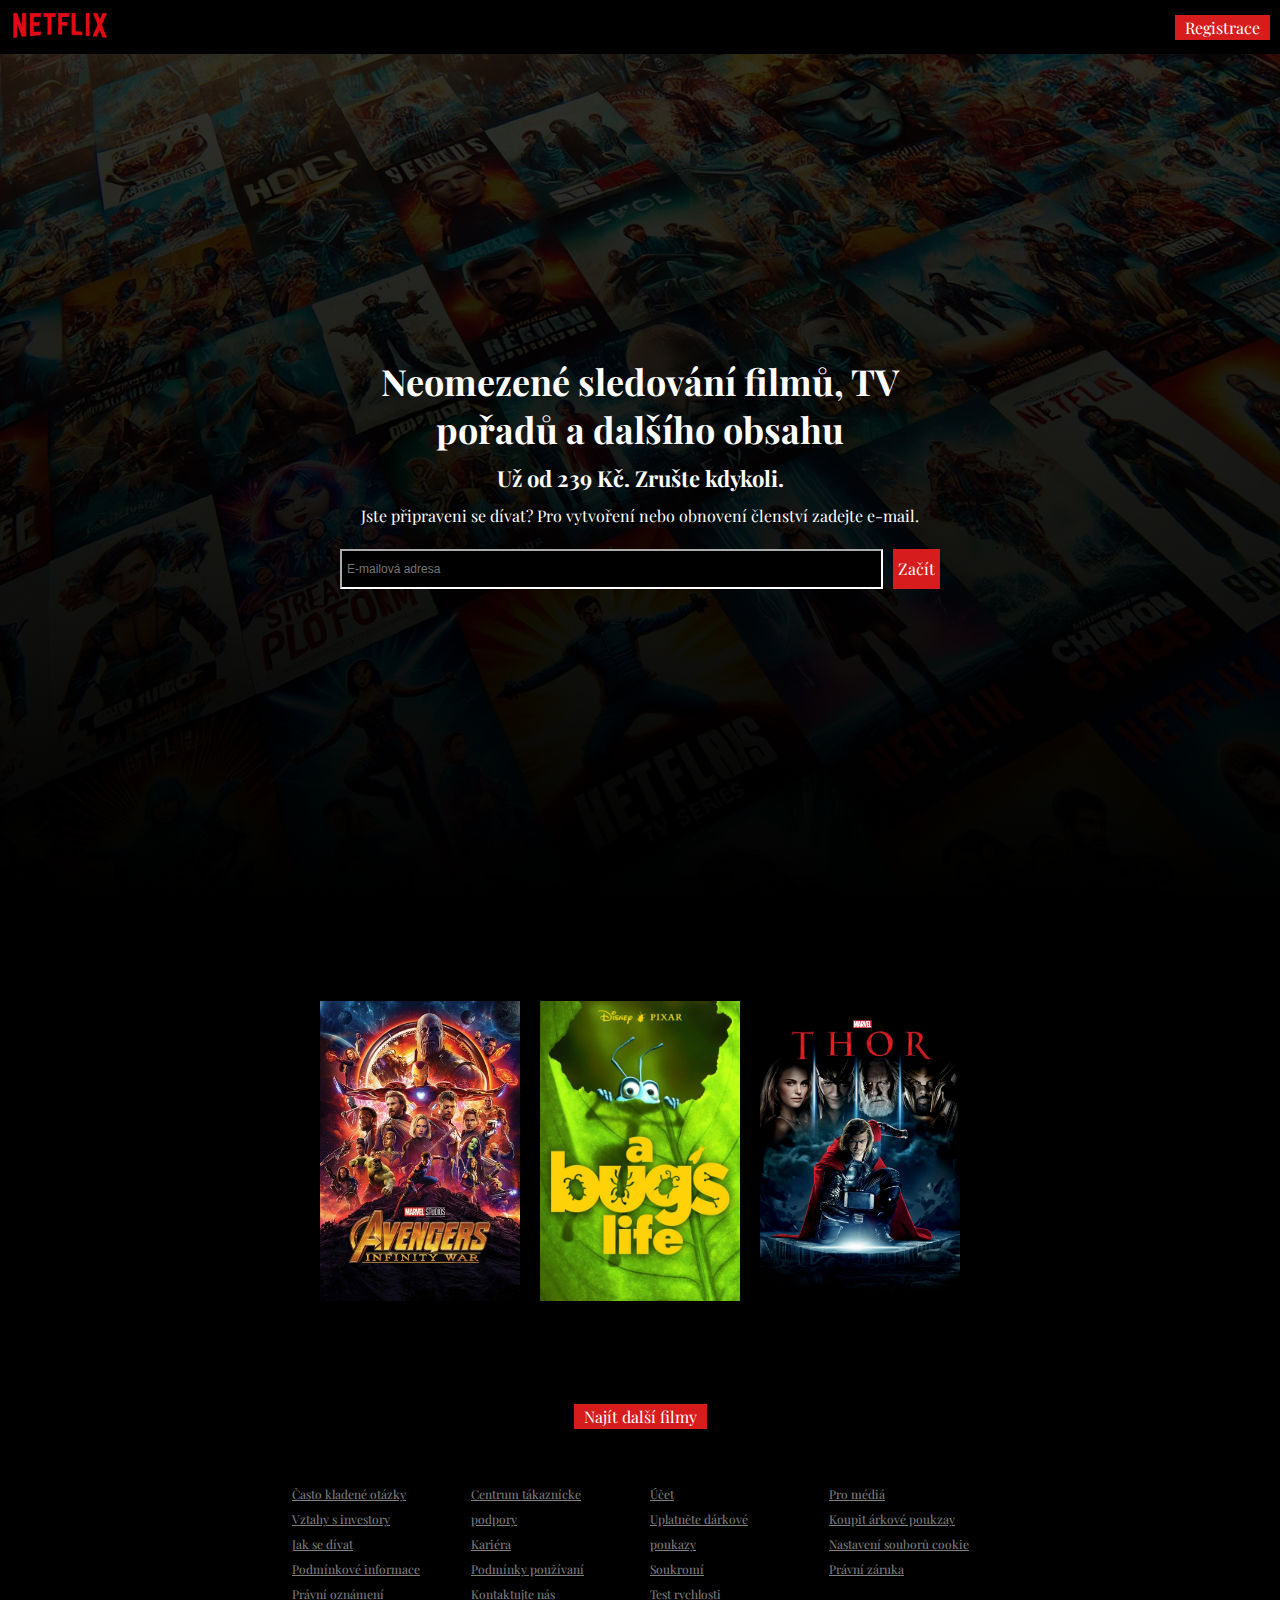
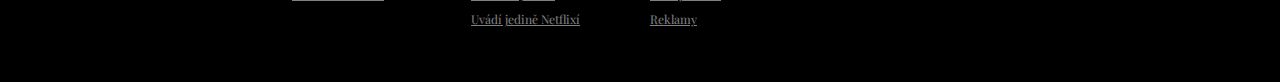
<file: index.html>
<!DOCTYPE html>
<html lang="en">
  <head>
    <meta charset="UTF-8" />
    <meta name="viewport" content="width=device-width, initial-scale=1.0" />
    <link rel="stylesheet" href="css/style.css" />
    <link rel="stylesheet" href="css/query.css" />
    <link rel="preconnect" href="https://fonts.googleapis.com" />
    <link rel="preconnect" href="https://fonts.gstatic.com" crossorigin />
    <link
      href="https://fonts.googleapis.com/css2?family=Inter:ital,opsz,wght@0,14..32,100..900;1,14..32,100..900&family=Playfair+Display:ital,wght@0,400..900;1,400..900&family=Poppins:ital,wght@0,100;0,200;0,300;0,400;0,500;0,600;0,700;0,800;0,900;1,100;1,200;1,300;1,400;1,500;1,600;1,700;1,800;1,900&family=Roboto:ital,wght@0,100..900;1,100..900&family=Single+Day&family=Ubuntu:ital,wght@0,300;0,400;0,500;0,700;1,300;1,400;1,500;1,700&display=swap"
      rel="stylesheet"
    />
    <title>Netflixí</title>
  </head>
  <body>
    <!-- HEADER -->
    <header>
      <div id="Header" class="header-wrapper">
        <div class="logo">
          <img src="images/netflix-logo.png" alt="netflix-logo" />
        </div>
        <div class="register-link">
          <a href="regisrtation.html">Registrace</a>
        </div>
      </div>
    </header>

    <!-- SCROLL TO TOP BUTTON -->
    <button id="scrollTopBtn">
      <img src="images/circle-up-regular-full.svg" alt="Back to top" />
    </button>

    <!-- HERO SECTION -->
    <section class="hero-container">
      <div class="hero-wrapper">
        <div class="hero-text">
          <h1>Neomezené sledování filmů, TV pořadů a dalšího obsahu</h1>
          <h3>Už od 239 Kč. Zrušte kdykoli.</h3>
          <p>
            Jste připraveni se dívat? Pro vytvoření nebo obnovení členství
            zadejte e-mail.
          </p>
        </div>

        <div class="hero-email">
          <input
            type="email"
            id="email"
            name="emial"
            placeholder="E-mailová adresa"
          />
          <button type="submit">Začít</button>
        </div>
      </div>
    </section>

    <!-- GALLERY SECTION -->
    <secion class="gallery-container">
      <div class="gallery-wrapper">
        <div class="gallery-images">
          <img src="images/avengers.jpg" alt="avengers-image" />
          <img src="images/bugs-life.jpeg" alt="bugs-life-image" />
          <img src="images/thor.jpeg" alt="thor-image" />
        </div>
        <div class="gallery-link">
          <a href="films.html">Najít další filmy</a>
        </div>
      </div>
    </secion>

    <!-- FOOTER -->

    <footer class="footer-container">
      <div class="footer-wrapper">
        <div class="footer-links">
          <div class="footer-column">
            <a href="#">Často kladené otázky</a>
            <a href="#">Vztahy s investory</a>
            <a href="#">Jak se dívat</a>
            <a href="#">Podmínkové informace</a>
            <a href="#">Právní oznámení</a>
            <a href="#">Centrum tákaznícke podpory</a>
            <a href="#">Kariéra</a>
            <a href="#">Podmínky používaní</a>
            <a href="#">Kontaktujte nás</a>
            <a href="#">Uvádí jedině Netflixí</a>
            <a href="#">Účet</a>
            <a href="#">Uplatněte dárkové poukazy</a>
            <a href="#">Soukromí</a>
            <a href="#">Test rychlosti</a>
            <a href="#">Reklamy</a>
            <a href="#">Pro médiá</a>
            <a href="#">Koupit árkové poukzay</a>
            <a href="#">Nastavení souborů cookie</a>
            <a href="#">Právní záruka</a>
          </div>
        </div>
      </div>
    </footer>

    <script src="js/script.js" defer></script>
  </body>
</html>
</file>
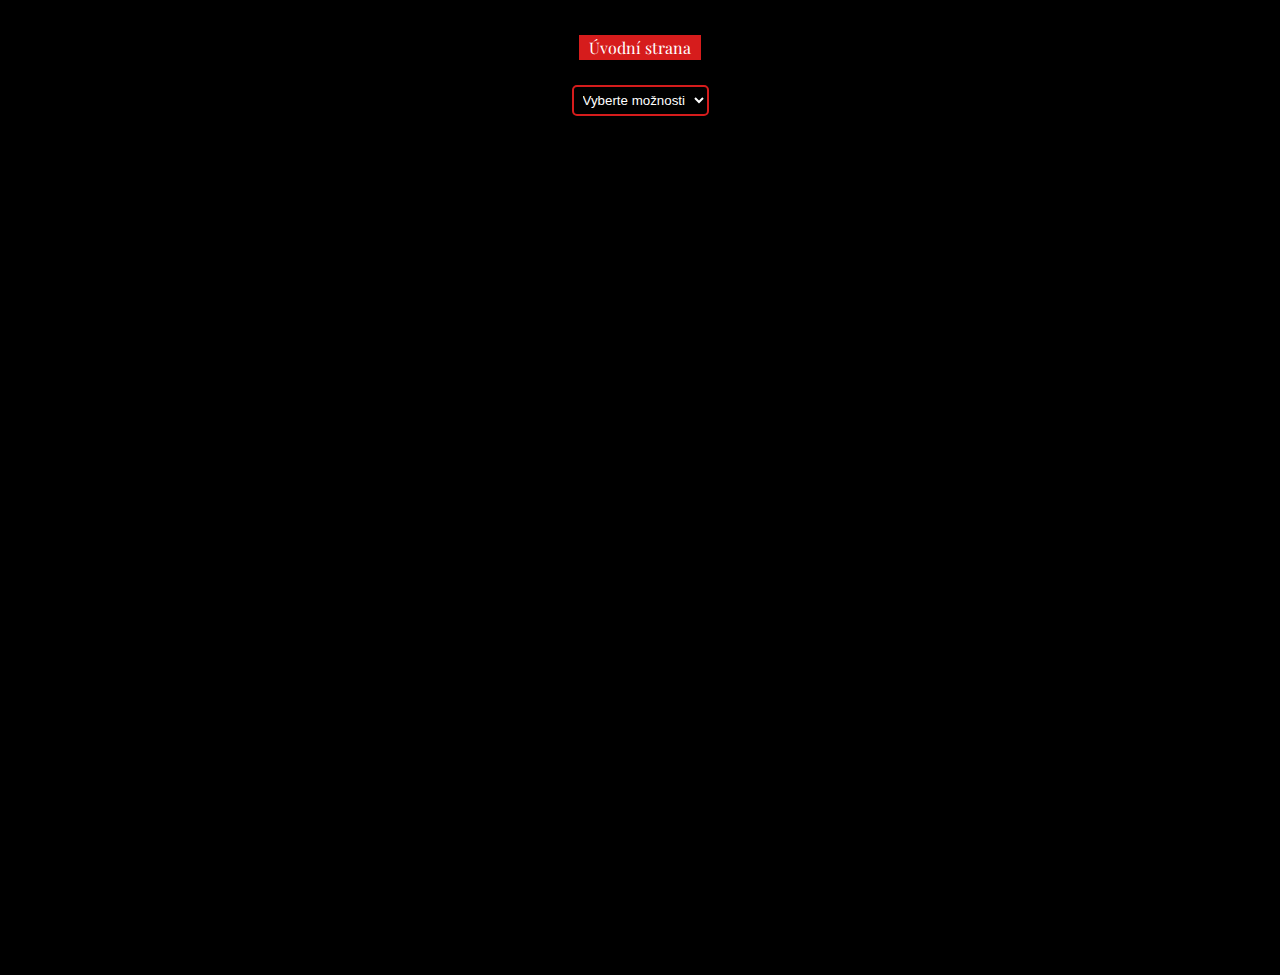
<file: films.html>
<!DOCTYPE html>
<html lang="en">
  <head>
    <meta charset="UTF-8" />
    <meta name="viewport" content="width=device-width, initial-scale=1.0" />
    <link rel="stylesheet" href="css/style.css" />
    <link rel="stylesheet" href="css/query.css" />
    <link rel="preconnect" href="https://fonts.googleapis.com" />
    <link rel="preconnect" href="https://fonts.gstatic.com" crossorigin />
    <link
      href="https://fonts.googleapis.com/css2?family=Inter:ital,opsz,wght@0,14..32,100..900;1,14..32,100..900&family=Playfair+Display:ital,wght@0,400..900;1,400..900&family=Poppins:ital,wght@0,100;0,200;0,300;0,400;0,500;0,600;0,700;0,800;0,900;1,100;1,200;1,300;1,400;1,500;1,600;1,700;1,800;1,900&family=Roboto:ital,wght@0,100..900;1,100..900&family=Single+Day&family=Ubuntu:ital,wght@0,300;0,400;0,500;0,700;1,300;1,400;1,500;1,700&display=swap"
      rel="stylesheet"
    />
    <title>Films</title>
  </head>
  <body>
    <!-- HEADER -->
    <header>
      <div class="mainWeb-link">
        <a href="index.html">Úvodní strana</a>
      </div>
    </header>

    <!-- SCROLL TO TOP BUTTON -->
    <button id="scrollTopBtn">
      <img src="images/circle-up-regular-full.svg" alt="Back to top" />
    </button>

    <!-- POLÍČKO NA VYBER -->
    <div class="films-wrapper">
      <div class="select-wrapper">
        <select id="chooseFilm">
          <option value="" disabled selected>Vyberte možnosti</option>
          <option value="girl">Girl</option>
          <option value="boy">Boy</option>
          <option value="avengers">Avengers</option>
          <option value="horror">Horror</option>
        </select>
      </div>

      <!-- FILMY -->
      <section class="films" id="results"></section>
      <script src="js/script.js" defer></script>
    </div>
  </body>
</html>
</file>
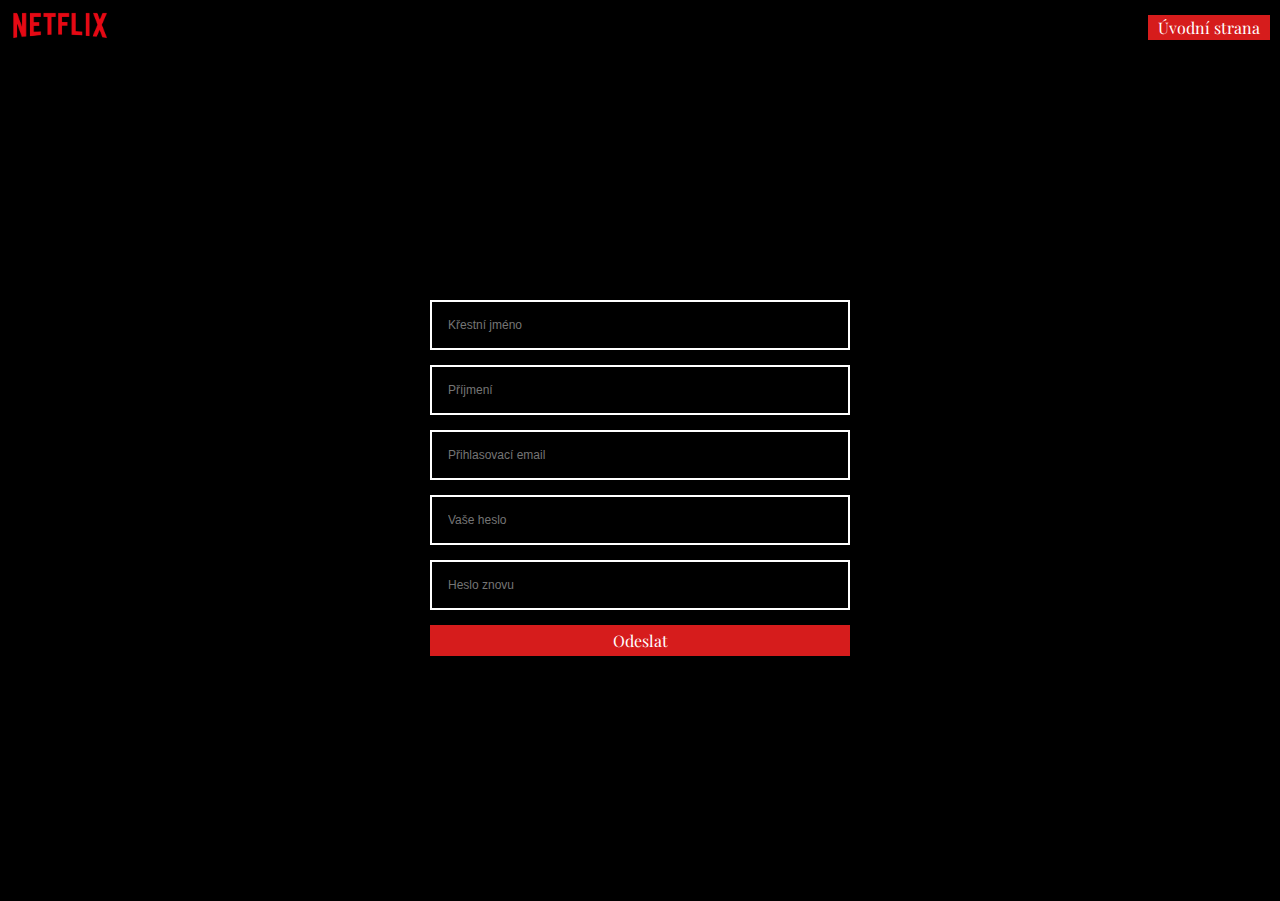
<file: regisrtation.html>
<!DOCTYPE html>
<html lang="en">
  <head>
    <meta charset="UTF-8" />
    <meta name="viewport" content="width=device-width, initial-scale=1.0" />
    <link rel="stylesheet" href="css/style.css" />
    <link rel="stylesheet" href="css/query.css" />
    <link rel="preconnect" href="https://fonts.googleapis.com" />
    <link rel="preconnect" href="https://fonts.gstatic.com" crossorigin />
    <link
      href="https://fonts.googleapis.com/css2?family=Inter:ital,opsz,wght@0,14..32,100..900;1,14..32,100..900&family=Playfair+Display:ital,wght@0,400..900;1,400..900&family=Poppins:ital,wght@0,100;0,200;0,300;0,400;0,500;0,600;0,700;0,800;0,900;1,100;1,200;1,300;1,400;1,500;1,600;1,700;1,800;1,900&family=Roboto:ital,wght@0,100..900;1,100..900&family=Single+Day&family=Ubuntu:ital,wght@0,300;0,400;0,500;0,700;1,300;1,400;1,500;1,700&display=swap"
      rel="stylesheet"
    />
    <title>Regisrtation</title>
  </head>
  <body>
    <!-- HEADER -->
    <header>
      <div id="Header" class="header-wrapper">
        <div class="logo">
          <img src="images/netflix-logo.png" alt="netflix-logo" />
        </div>
        <div class="register-link">
          <a href="index.html">Úvodní strana</a>
        </div>
      </div>
    </header>

    <!-- FORMULÁŘ -->
    <section class="registration-wrapper">
      <div class="registration">
        <input type="text" id="name" name="name" placeholder="Křestní jméno" />
        <input type="text" id="surname" name="surname" placeholder="Příjmení" />
        <input
          type="email"
          id="email"
          name="e-mail"
          placeholder="Přihlasovací email"
        />
        <input type="password" id="password" placeholder="Vaše heslo" />
        <input type="password" id="secondPassword" placeholder="Heslo znovu" />
        <button class="registration-btn" type="submit">Odeslat</button>
      </div>
    </section>

    <script src="js/script.js" defer></script>
  </body>
</html>
</file>
<file: css/style.css>
* {
  box-sizing: border-box;
  margin: 0;
  padding: 0;
}

html {
  scroll-behavior: smooth;
}

/* Premenné*/
:root {
  /* Farby */
  --background-color: #000000;
  --red: rgb(214, 28, 28);
  --white: #ffffff;
  --green: #00ff00;

  /* Veľkosti písma (mobile → desktop) */
  --font-h1: clamp(22px, 4vw, 36px);
  --font-h3: clamp(18px, 2.5vw, 22px);
  --font-p: clamp(14px, 1.8vw, 16px);
  --font-button: clamp(14px, 1.8vw, 16px);
  --font-input: clamp(10px, 1.8vw, 12px);
  --font-footer: clamp(10px, 1.2vw, 12px);
}

/* Nastavenie pre celé telo stránky */
body {
  font-family: "Playfair Display", sans-serif, serif;
}

/* Nadpisy */
h1 {
  font-size: var(--font-h1);
}

h3 {
  font-size: var(--font-h3);
}

/* Odstavec */
p {
  font-size: var(--font-p);
  line-height: 1.6;
}

/* Button */
button {
  font-size: var(--font-button);
  font-family: inherit;
  cursor: pointer;
}

/* Input */
input {
  font-size: var(--font-input);
}

/* Footer */
footer,
.footer a {
  font-size: var(--font-footer);
  font-family: inherit;
}

/* HLAVNÍ STRÁNKA */

/* HEADER */
.header-wrapper {
  display: flex;
  justify-content: space-between;
  align-items: center;
  padding: 10px;
  background-color: var(--background-color);
}

.logo img {
  width: 100px;
}

.register-link a {
  text-decoration: none;
  color: var(--white);
  background-color: var(--red);
  padding: 2px 10px;
  font-size: var(--font-button);
}

.register-link:hover {
  opacity: 0.8;
  transition: 0.3 ease;
}

/* SCROLL TOP BUTTON */
#scrollTopBtn {
  position: fixed;
  right: 15px;
  bottom: 15px;
  width: 100px;
  height: 100px;
  background: transparent;
  display: flex;
  align-items: center;
  justify-content: center;
  cursor: pointer;
  opacity: 0;
  pointer-events: none;
  transition: all 0.4s ease;
  z-index: 1000;
  border: none;
}

#scrollTopBtn.visible {
  opacity: 1;
  pointer-events: auto;
}

#scrollTopBtn:hover {
  background: transparent;
  transform: scale(1.1);
}

#scrollTopBtn img {
  width: 50px;
  height: 50px;
}

/* HERO SECTION */
.hero-container {
  background-image: linear-gradient(
      to top,
      rgba(0, 0, 0, 2),
      rgba(0, 0, 0, 0.8)
    ),
    url(../images/background.jpg);
  background-color: var(--background-color);
  background-position: center;
  background-repeat: no-repeat;
  background-size: cover;
  color: var(--white);
}

.hero-wrapper {
  height: calc(100vh - 53px);
  margin: 0 auto;
  padding: 20px;
  display: flex;
  flex-direction: column;
  justify-content: center;
  text-align: center;
  gap: 10px;
}

.hero-text {
  display: flex;
  flex-direction: column;
  align-items: center;
  gap: 10px;
}

.hero-email {
  padding: 10px 0;
  display: flex;
  justify-content: space-between;
  height: 60px;
  gap: 10px;
}

.hero-email input {
  color: var(--white);
  background-color: var(--background-color);
  border-color: var(--white);
  width: 100%;
  padding: 5px;
}

.hero-email button {
  background-color: var(--red);
  color: var(--white);
  padding: 5px;
  border: none;
}

.hero-email button:hover {
  opacity: 0.8;
  transition: 0.3 ease;
}

/* GALLERY SECTION */

.gallery-container {
  color: var(--white);
}

.gallery-wrapper {
  background-color: var(--background-color);
  display: flex;
  flex-direction: column;
  flex-wrap: wrap;
  justify-content: center;
  align-items: center;
}

.gallery-images {
  display: flex;
  flex-wrap: wrap;
  justify-content: center;
  gap: 20px;
  padding: 100px 0;
  margin: 0 auto;
}

.gallery-images img {
  max-height: 300px;
  width: auto;
  object-fit: cover;
  display: block;
  transition: transform 0.3 ease;
  cursor: pointer;
}

.gallery-link {
  padding: 5px 10px;
}

.gallery-images img:hover {
  transform: scale(1.05);
}

.gallery-link a {
  text-decoration: none;
  color: var(--white);
  background-color: var(--red);
  padding: 2px 10px;
  margin: 20px;
  font-size: var(--font-button);
}

.gallery-link a:hover {
  opacity: 0.8;
  transition: 0.3 ease;
}

/* FOOTER */

.footer-container {
  background-color: var(--background-color);
  padding: 50px 20px;
}

.footer-wrapper {
  background-color: var(--background-color);
  margin: 0 auto;
  width: 90%;
  max-width: 1200px;
  display: flex;
  justify-content: center;
  align-items: flex-start;
}

.footer-links {
  column-count: 2;
  column-gap: 20px;
  text-align: left;
  line-height: 25px;
}

.footer-links a {
  width: 90%;
  display: block;
  color: var(--white);
  opacity: 0.5;
}

/* DRUHÁ STRÁNKA - REGISTRATION */

.registration-wrapper {
  width: 100%;
  padding: 20px;
  height: calc(100vh - 53px);
  background-color: var(--background-color);
  display: flex;
  justify-content: center;
  align-items: center;
  box-sizing: border-box;
}

.registration {
  display: flex;
  flex-direction: column;
  gap: 15px;
  width: 100%;
  max-width: 420px;
}

.registration input {
  color: var(--white);
  background-color: var(--background-color);
  border: 2px solid var(--white);
  width: 100%;
  padding: 16px;
  box-sizing: border-box;
  outline: none;
}

.registration-btn:hover {
  opacity: 0.8;
  transition: 0.3 ease;
}

.password-wrong {
  border-color: var(--red) !important;
}

.password-correct {
  border-color: var(--green) !important;
}

.registration-btn {
  background-color: var(--red);
  color: var(--white);
  padding: 5px;
  border: none;
  cursor: pointer;
}

/* TRETIA STRANA - API */

/* HEADER */
.mainWeb-link {
  display: flex;
  justify-content: center;
  background-color: var(--background-color);
}

.mainWeb-link a {
  display: flex;
  text-align: center;
  text-decoration: none;
  color: var(--white);
  background-color: var(--red);
  padding: 2px 10px;
  margin-top: 30px;
  margin-bottom: 10px;
}

.mainWeb-link a:hover {
  opacity: 0.8;
  transition: 0.3 ease;
}

/* OPTIONS */
.mainWeb-link {
  padding: 5px 10px;
}

.films-wrapper {
  background-color: var(--background-color);
  height: 100vh;
}

.select-wrapper {
  display: flex;
  justify-content: center;
  background-color: var(--background-color);
}

.select-wrapper select {
  color: var(--white);
  background-color: var(--background-color);
  border: 2px solid var(--red);
  outline: none;
  padding: 5px;
  margin: 10px;
  border-radius: 5px;
}

.select-wrapper select:hover {
  opacity: 0.8;
  transition: 0.3 ease;
}

.films {
  background-color: var(--background-color);
  display: flex;
  flex-wrap: wrap;
  justify-content: center;
  align-items: center;
  padding: 40px;
  gap: 20px;
}

.show {
  flex: 0 0 auto;
  overflow: hidden;
  transition: all 0.5s cubic-bezier(0.25, 0.8, 0.25, 1);
  transform: rotate(4deg);
  display: flex;
  justify-content: center;
  align-items: center;
}

.show:hover {
  transform: rotate(0deg);
  z-index: 10;
}

.show img {
  width: 100%;
  height: 250px;
  object-fit: cover;
  display: block;
}
</file>
<file: css/query.css>
/* ÚVODNÍ STRÁNKA - HERO SECTION */
@media (min-width: 768px) {
  .hero-wrapper {
    width: 70%;
  }
}

@media (min-width: 1024px) {
  .hero-wrapper {
    width: 50%;
  }
}

/*ÚVODNÍ STRÁNKA - GALLERY SECTION - IMAGES*/
@media (min-width: 768px) {
  .gallery-images img {
    width: auto;
  }
}

/* ÚVODNÍ STRÁNKA - FOOTER */
@media (min-width: 768px) {
  .footer-links {
    column-count: 3;
    font-size: var(--font-footer);
  }
  /* 
  .footer-wrapper {
    width: 90%;
    align-items: center;
  } */
}

@media (min-width: 1024px) {
  .footer-links {
    column-count: 4;
    font-size: var(--font-footer);
  }
}
</file>
